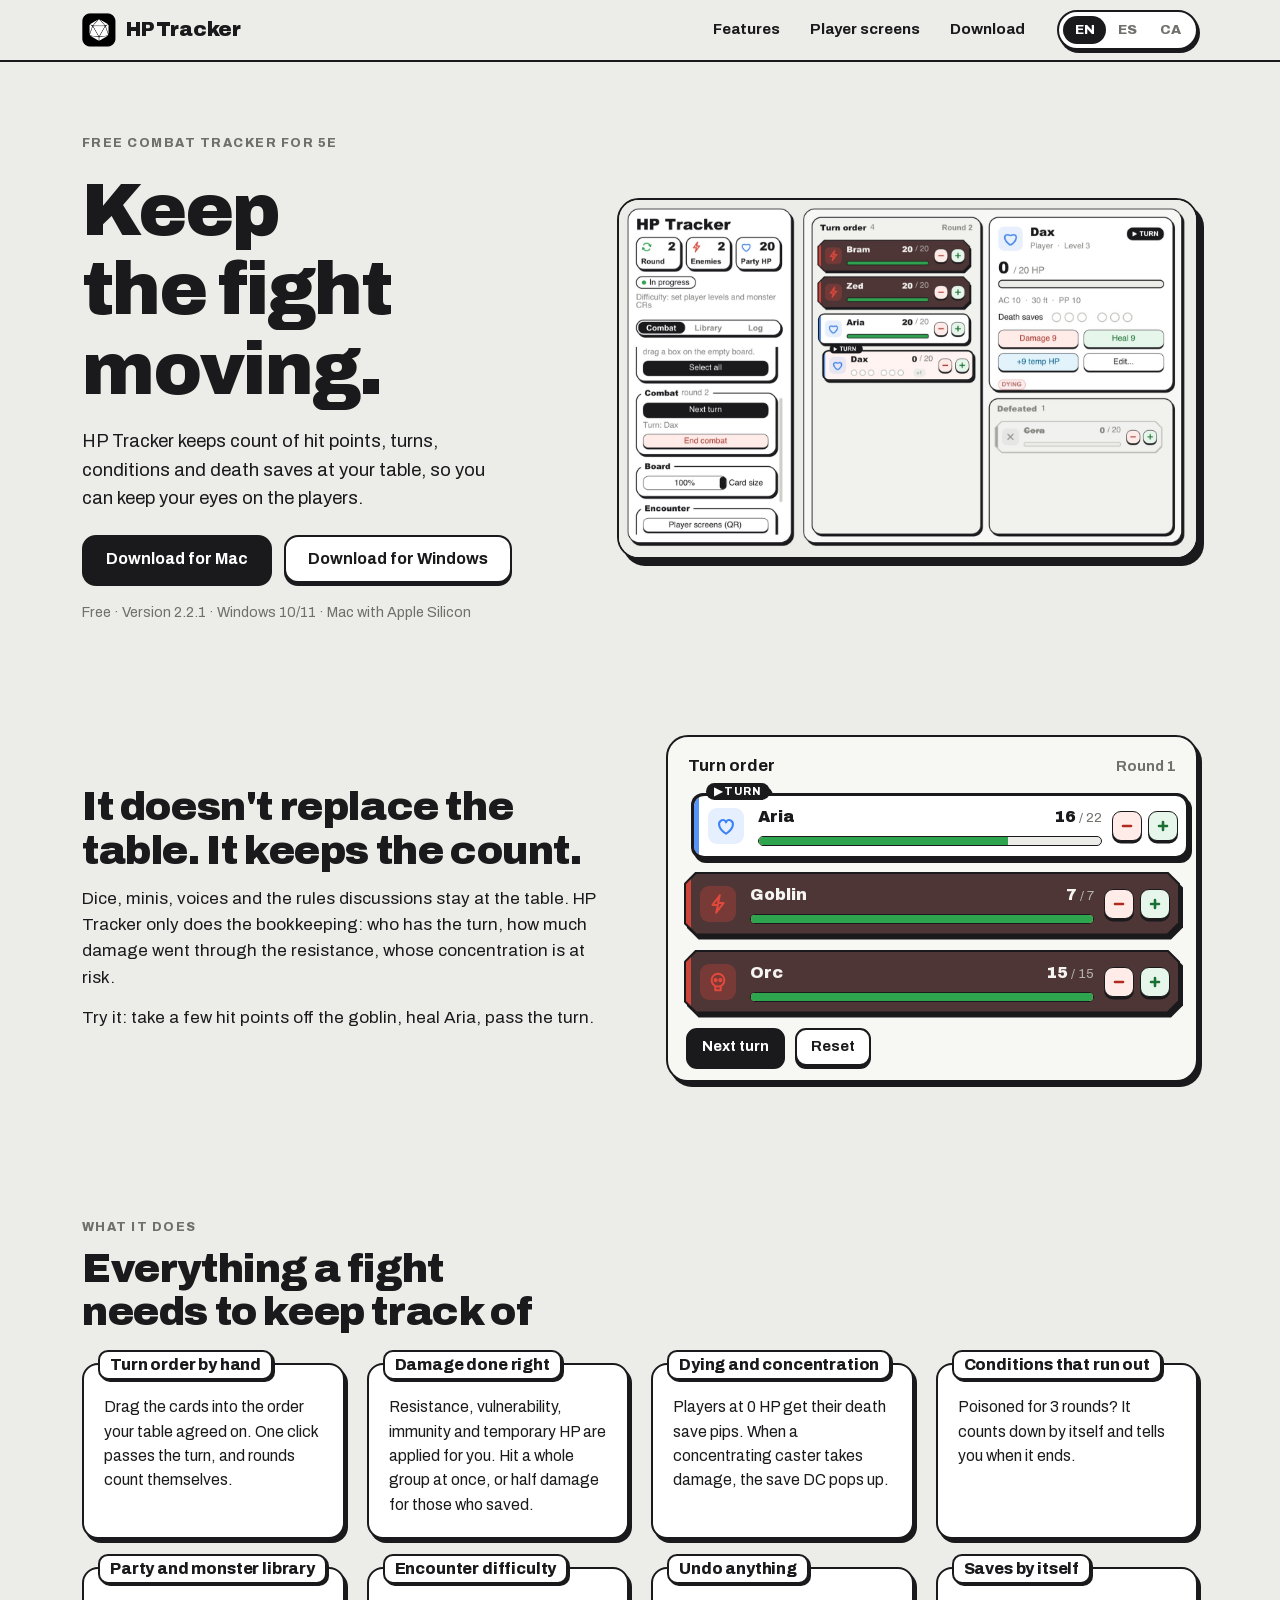
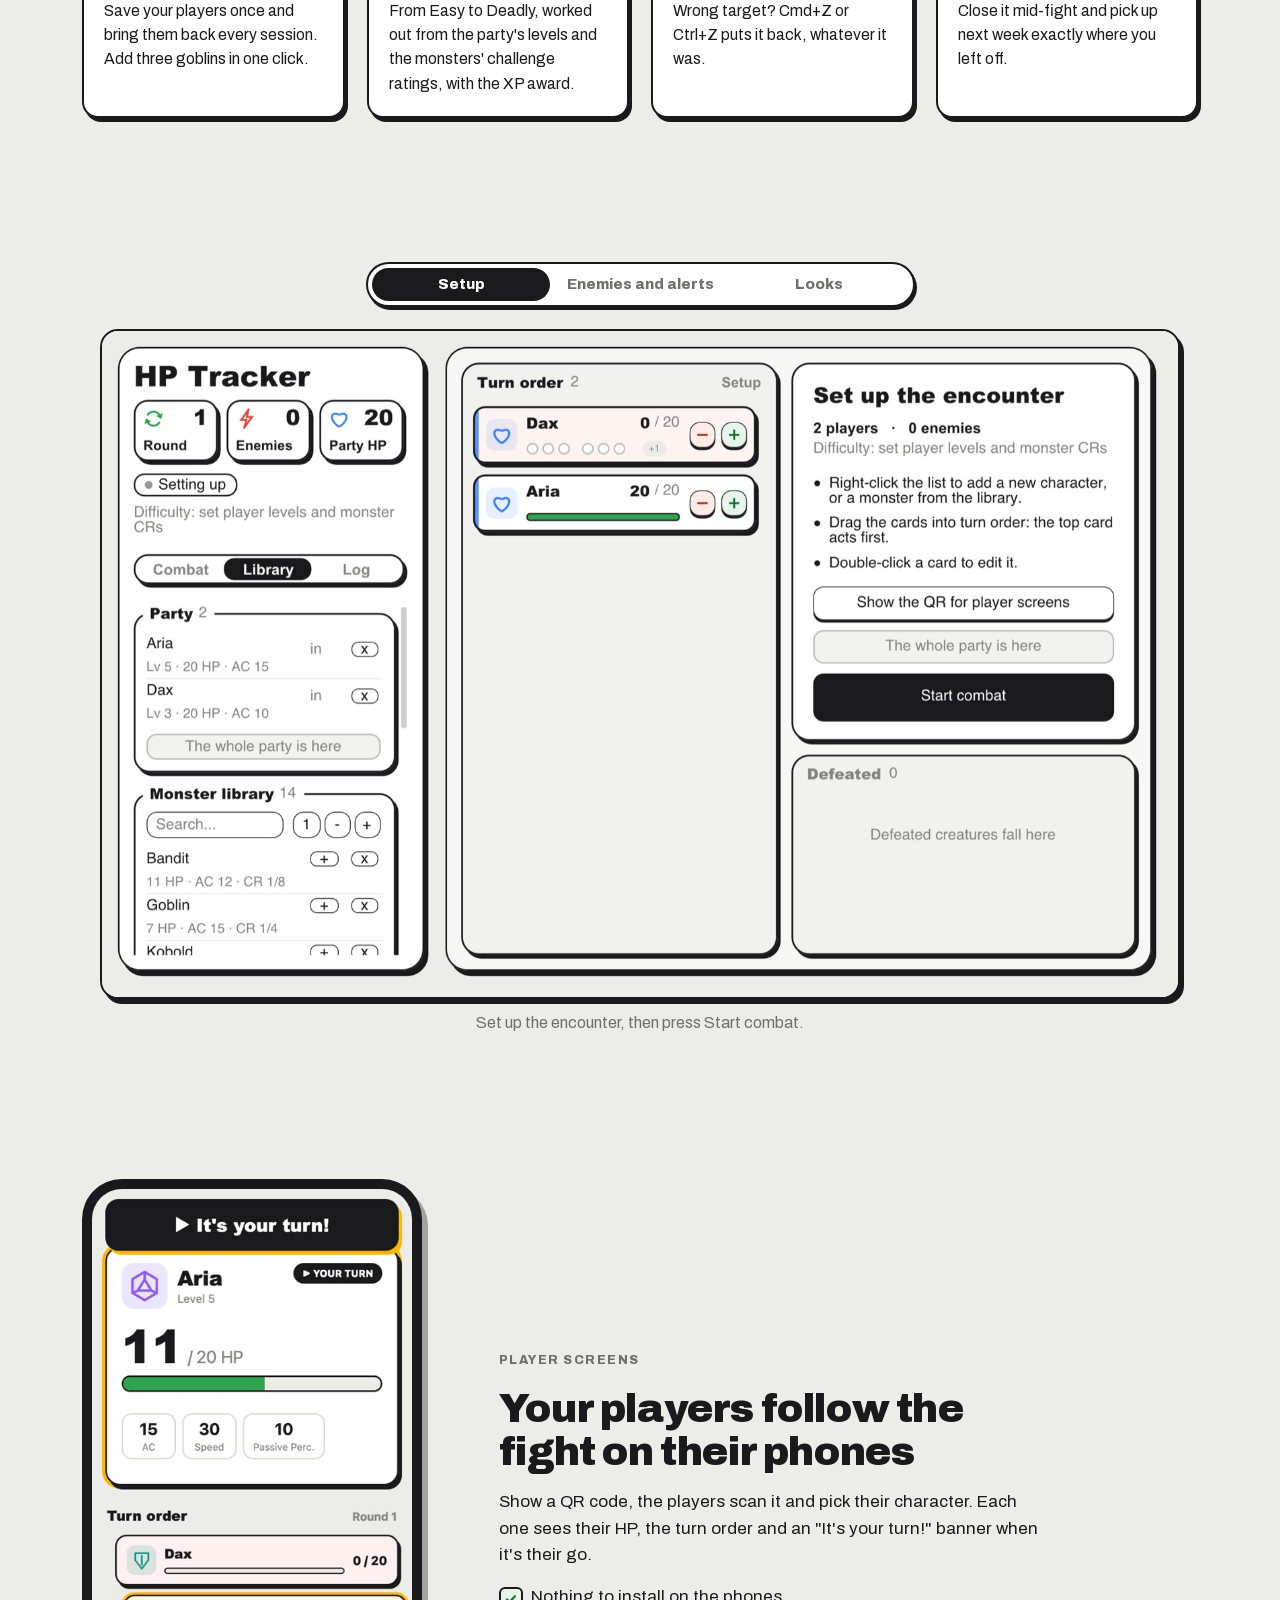
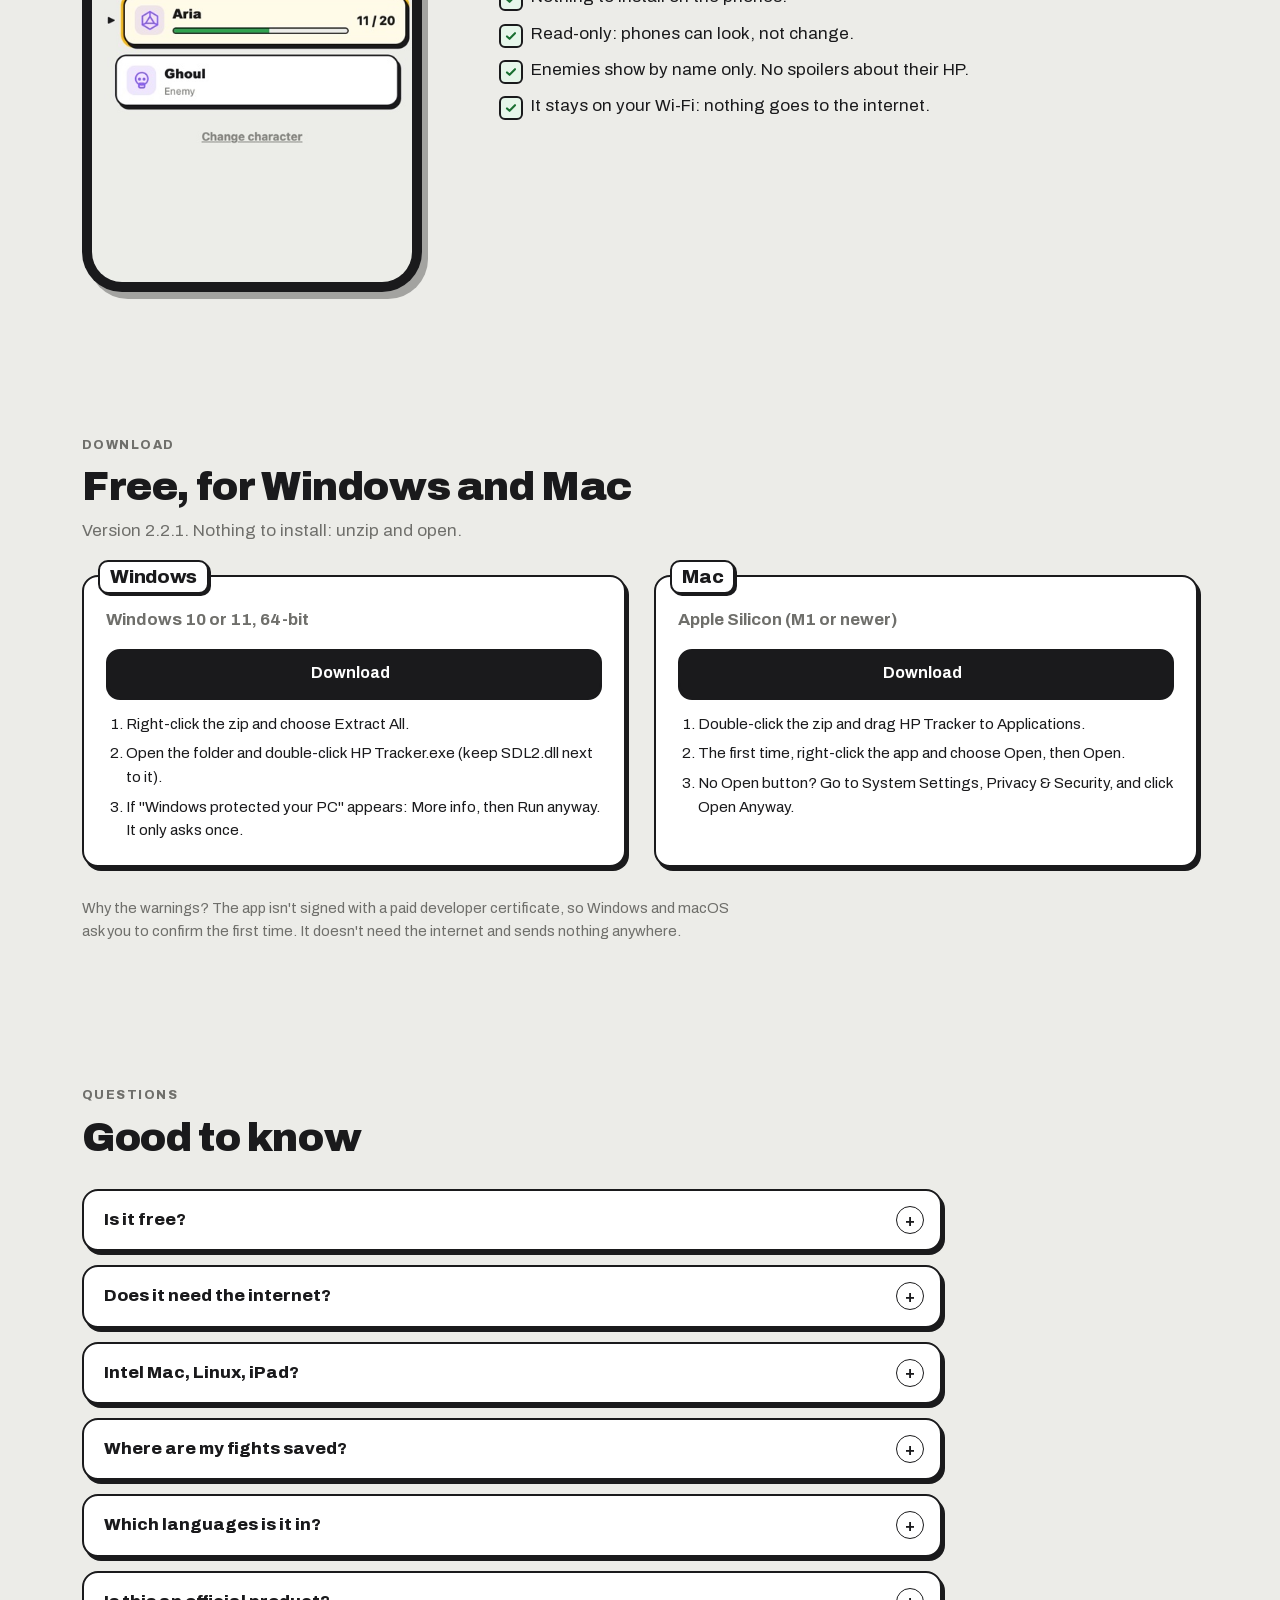
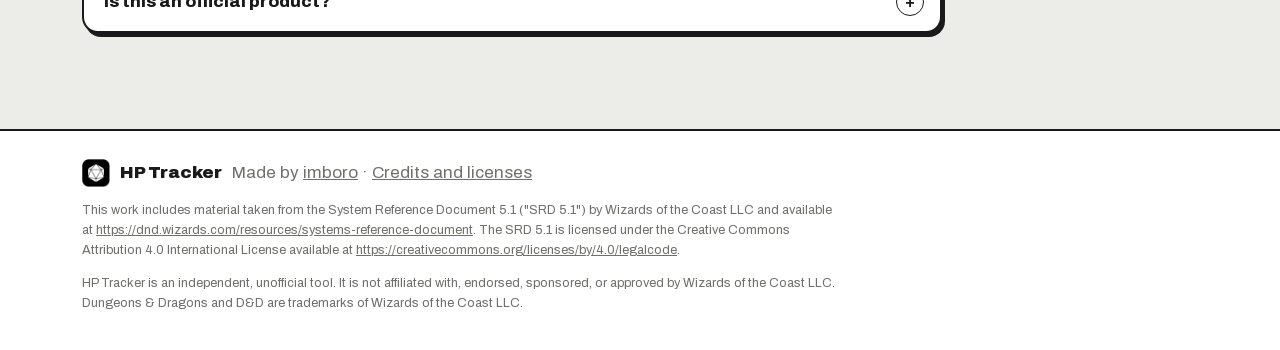
<file: website/index.html>
<!doctype html>
<html lang="en">
<head>
<meta charset="utf-8">
<meta name="viewport" content="width=device-width, initial-scale=1, viewport-fit=cover">
<title>HP Tracker</title>
<meta name="description" content="A free combat tracker for 5e game masters: hit points, turn order, conditions, death saves and player screens on your phones. For Windows and Mac.">
<meta property="og:title" content="HP Tracker">
<meta property="og:description" content="A free combat tracker for 5e game masters, for Windows and Mac.">
<meta property="og:image" content="assets/img/combat.jpg">
<meta name="theme-color" content="#ecece8">
<link rel="icon" type="image/png" href="assets/favicon.png">
<link rel="preload" href="assets/fonts/archivo-latin.woff2" as="font" type="font/woff2" crossorigin>
<link rel="stylesheet" href="assets/style.css">
</head>
<body>

<header class="topbar">
  <div class="topbar-in">
    <a class="brand" href="#top" aria-label="HP Tracker home">
      <img src="assets/icon.png" alt="" width="34" height="34">
      <span>HP Tracker</span>
    </a>
    <nav class="nav" aria-label="Sections">
      <a href="#features" data-i18n="nav.features">Features</a>
      <a href="#phones" data-i18n="nav.phones">Player screens</a>
      <a href="#download" data-i18n="nav.download">Download</a>
    </nav>
    <div class="seg seg-3 seg-lang" role="group" aria-label="Language" id="lang">
      <span class="seg-pill" aria-hidden="true"></span>
      <button type="button" data-lang="en" aria-pressed="true" title="English">EN</button>
      <button type="button" data-lang="es" aria-pressed="false" title="Español">ES</button>
      <button type="button" data-lang="ca" aria-pressed="false" title="Català">CA</button>
    </div>
  </div>
</header>

<main id="top">

  <!-- ============ Hero ============ -->
  <section class="hero wrap">
    <div class="hero-copy">
      <p class="eyebrow" data-i18n="hero.eyebrow">Free combat tracker for 5e</p>
      <h1 data-i18n="hero.title">Keep the fight moving.</h1>
      <p class="lead" data-i18n="hero.lead">HP Tracker keeps count of hit points, turns, conditions and death saves at your table, so you can keep your eyes on the players.</p>
      <div class="cta">
        <a class="btn btn-ink" id="ctaMain" href="#download" data-dl="mac"><span class="os-label" data-i18n="dl.mac">Download for Mac</span></a>
        <a class="btn" id="ctaAlt" href="#download" data-dl="win"><span class="os-label" data-i18n="dl.win">Download for Windows</span></a>
      </div>
      <p class="meta"><span data-i18n="hero.free">Free</span> · <span data-i18n="hero.version">Version</span> <span class="js-version">2.2.1</span> · Windows 10/11 · <span data-i18n="hero.macreq">Mac with Apple Silicon</span></p>
    </div>
    <figure class="shot shot-hero">
      <img src="assets/img/combat.jpg" width="1600" height="990" alt="HP Tracker in combat: the sidebar, the turn order with players and dark enemy cards, the spotlight on the player whose turn it is, and the Defeated column." data-i18n-alt="alt.combat">
    </figure>
  </section>

  <!-- ============ Statement + demo ============ -->
  <section class="statement wrap">
    <div class="statement-copy">
      <h2 data-i18n="st.title">It doesn't replace the table. It keeps the count.</h2>
      <p data-i18n="st.p1">Dice, minis, voices and the rules discussions stay at the table. HP Tracker only does the bookkeeping: who has the turn, how much damage went through the resistance, whose concentration is at risk.</p>
      <p data-i18n="st.p2">Try it: take a few hit points off the goblin, heal Aria, pass the turn.</p>
    </div>
    <div class="demo panel" aria-label="Interactive example of the turn order" data-i18n-aria="demo.aria">
      <div class="demo-head"><strong data-i18n="demo.turnorder">Turn order</strong><span class="muted"><span data-i18n="demo.round">Round</span> <span id="demoRound">1</span></span></div>
      <div class="demo-list" id="demoList"></div>
      <div class="demo-foot">
        <button class="btn btn-ink btn-sm" type="button" id="demoNext" data-i18n="demo.next">Next turn</button>
        <button class="btn btn-sm" type="button" id="demoReset" data-i18n="demo.reset">Reset</button>
      </div>
    </div>
  </section>

  <!-- ============ Features ============ -->
  <section class="wrap section" id="features">
    <div class="section-head">
      <p class="eyebrow" data-i18n="ft.eyebrow">What it does</p>
      <h2 data-i18n="ft.title">Everything a fight needs to keep track of</h2>
    </div>
    <div class="features">
      <article class="box"><h3 class="box-title" data-i18n="f1.t">Turn order by hand</h3><p data-i18n="f1.p">Drag the cards into the order your table agreed on. One click passes the turn, and rounds count themselves.</p></article>
      <article class="box"><h3 class="box-title" data-i18n="f2.t">Damage done right</h3><p data-i18n="f2.p">Resistance, vulnerability, immunity and temporary HP are applied for you. Hit a whole group at once, or half damage for those who saved.</p></article>
      <article class="box"><h3 class="box-title" data-i18n="f3.t">Dying and concentration</h3><p data-i18n="f3.p">Players at 0 HP get their death save pips. When a concentrating caster takes damage, the save DC pops up.</p></article>
      <article class="box"><h3 class="box-title" data-i18n="f4.t">Conditions that run out</h3><p data-i18n="f4.p">Poisoned for 3 rounds? It counts down by itself and tells you when it ends.</p></article>
      <article class="box"><h3 class="box-title" data-i18n="f5.t">Party and monster library</h3><p data-i18n="f5.p">Save your players once and bring them back every session. Add three goblins in one click.</p></article>
      <article class="box"><h3 class="box-title" data-i18n="f6.t">Encounter difficulty</h3><p data-i18n="f6.p">From Easy to Deadly, worked out from the party's levels and the monsters' challenge ratings, with the XP award.</p></article>
      <article class="box"><h3 class="box-title" data-i18n="f7.t">Undo anything</h3><p data-i18n="f7.p">Wrong target? Cmd+Z or Ctrl+Z puts it back, whatever it was.</p></article>
      <article class="box"><h3 class="box-title" data-i18n="f8.t">Saves by itself</h3><p data-i18n="f8.p">Close it mid-fight and pick up next week exactly where you left off.</p></article>
    </div>
  </section>

  <!-- ============ Gallery ============ -->
  <section class="wrap section" id="tour">
    <div class="tour">
      <div class="seg seg-3" role="tablist" aria-label="Screens" data-i18n-aria="tour.aria" id="tourTabs">
        <span class="seg-pill" aria-hidden="true"></span>
        <button type="button" role="tab" aria-selected="true" aria-controls="tourShot" data-shot="0" data-i18n="tab.setup">Setup</button>
        <button type="button" role="tab" aria-selected="false" aria-controls="tourShot" data-shot="1" data-i18n="tab.alerts">Enemies and alerts</button>
        <button type="button" role="tab" aria-selected="false" aria-controls="tourShot" data-shot="2" data-i18n="tab.looks">Looks</button>
      </div>
      <figure class="shot" id="tourShot" role="tabpanel">
        <img src="assets/img/setup.jpg" width="1600" height="990" loading="lazy" alt="The setup screen: the party in the turn order and the Start combat button." data-i18n-alt="alt.setup" data-shot-img="0">
        <img src="assets/img/alerts.jpg" width="1600" height="990" loading="lazy" alt="An enemy in the spotlight, with alerts for a concentration save and a failed death save." data-i18n-alt="alt.alerts" data-shot-img="1" hidden>
        <img src="assets/img/looks.jpg" width="1600" height="990" loading="lazy" alt="Picking a color and an icon for a character." data-i18n-alt="alt.looks" data-shot-img="2" hidden>
        <figcaption>
          <span data-i18n="cap.setup" data-shot-cap="0">Set up the encounter, then press Start combat.</span>
          <span data-i18n="cap.alerts" data-shot-cap="1" hidden>Enemies are dark cards. Alerts tell you what the rules ask for: concentration saves, failed death saves.</span>
          <span data-i18n="cap.looks" data-shot-cap="2" hidden>A color and an icon for every character.</span>
        </figcaption>
      </figure>
    </div>
  </section>

  <!-- ============ Phones ============ -->
  <section class="wrap section phones" id="phones">
    <figure class="phone">
      <img src="assets/img/phone.jpg" width="416" height="900" loading="lazy" alt="A player's phone: Aria's HP, the turn order and the It's your turn banner." data-i18n-alt="alt.phone">
    </figure>
    <div class="phones-copy">
      <p class="eyebrow" data-i18n="ph.eyebrow">Player screens</p>
      <h2 data-i18n="ph.title">Your players follow the fight on their phones</h2>
      <p data-i18n="ph.p">Show a QR code, the players scan it and pick their character. Each one sees their HP, the turn order and an "It's your turn!" banner when it's their go.</p>
      <ul class="ticks">
        <li data-i18n="ph.l1">Nothing to install on the phones.</li>
        <li data-i18n="ph.l2">Read-only: phones can look, not change.</li>
        <li data-i18n="ph.l3">Enemies show by name only. No spoilers about their HP.</li>
        <li data-i18n="ph.l4">It stays on your Wi-Fi: nothing goes to the internet.</li>
      </ul>
    </div>
  </section>

  <!-- ============ Download ============ -->
  <section class="wrap section" id="download">
    <div class="section-head">
      <p class="eyebrow" data-i18n="dl.eyebrow">Download</p>
      <h2 data-i18n="dl.title">Free, for Windows and Mac</h2>
      <p class="muted"><span data-i18n="hero.version">Version</span> <span class="js-version">2.2.1</span><span class="js-date"></span>. <span data-i18n="dl.noinstall">Nothing to install: unzip and open.</span></p>
    </div>
    <div class="downloads">
      <article class="box dl-card" id="dlWin">
        <h3 class="box-title">Windows</h3>
        <p class="req" data-i18n="dl.winreq">Windows 10 or 11, 64-bit</p>
        <a class="btn btn-ink btn-wide" data-dl="win" href="https://github.com/imboro/hp-tracker/releases/latest/download/HP-Tracker-Windows.zip"><span data-i18n="dl.get">Download</span> <span class="size js-size-win"></span></a>
        <ol class="steps">
          <li data-i18n="dl.w1">Right-click the zip and choose Extract All.</li>
          <li data-i18n="dl.w2">Open the folder and double-click HP Tracker.exe (keep SDL2.dll next to it).</li>
          <li data-i18n="dl.w3">If "Windows protected your PC" appears: More info, then Run anyway. It only asks once.</li>
        </ol>
      </article>
      <article class="box dl-card" id="dlMac">
        <h3 class="box-title">Mac</h3>
        <p class="req" data-i18n="dl.macreq">Apple Silicon (M1 or newer)</p>
        <a class="btn btn-ink btn-wide" data-dl="mac" href="https://github.com/imboro/hp-tracker/releases/latest/download/HP-Tracker-Mac.zip"><span data-i18n="dl.get">Download</span> <span class="size js-size-mac"></span></a>
        <ol class="steps">
          <li data-i18n="dl.m1">Double-click the zip and drag HP Tracker to Applications.</li>
          <li data-i18n="dl.m2">The first time, right-click the app and choose Open, then Open.</li>
          <li data-i18n="dl.m3">No Open button? Go to System Settings, Privacy &amp; Security, and click Open Anyway.</li>
        </ol>
      </article>
    </div>
    <p class="note" data-i18n="dl.why">Why the warnings? The app isn't signed with a paid developer certificate, so Windows and macOS ask you to confirm the first time. It doesn't need the internet and sends nothing anywhere.</p>
  </section>

  <!-- ============ FAQ ============ -->
  <section class="wrap section" id="faq">
    <div class="section-head">
      <p class="eyebrow" data-i18n="faq.eyebrow">Questions</p>
      <h2 data-i18n="faq.title">Good to know</h2>
    </div>
    <div class="faq">
      <details class="box"><summary data-i18n="q1.q">Is it free?</summary><p data-i18n="q1.a">Yes. No account, no ads, no subscription.</p></details>
      <details class="box"><summary data-i18n="q2.q">Does it need the internet?</summary><p data-i18n="q2.a">No. The player screens only need the phones on the same Wi-Fi as the computer.</p></details>
      <details class="box"><summary data-i18n="q3.q">Intel Mac, Linux, iPad?</summary><p data-i18n="q3.a">Not yet. Today it runs on Windows 10/11 and on Macs with Apple Silicon. Phones and tablets can follow the fight through the player screens.</p></details>
      <details class="box"><summary data-i18n="q4.q">Where are my fights saved?</summary><p data-i18n="q4.a">On your computer only. Windows: %APPDATA%\HotelWorkshop\HPTracker. Mac: ~/Library/Application Support/HotelWorkshop/HPTracker. Updating the app keeps them.</p></details>
      <details class="box"><summary data-i18n="q6.q">Which languages is it in?</summary><p data-i18n="q6.a">English, Spanish and Catalan. Switch with EN · ES · CA at the top of the app's sidebar; the players' phones follow the same language.</p></details>
      <details class="box"><summary data-i18n="q5.q">Is this an official product?</summary><p data-i18n="q5.a">No. HP Tracker is an independent fan-made tool for games using the fifth edition rules. It is not affiliated with or endorsed by Wizards of the Coast.</p></details>
    </div>
  </section>

</main>

<footer class="footer">
  <div class="wrap footer-in">
    <div class="footer-brand">
      <img src="assets/icon.png" alt="" width="28" height="28">
      <strong>HP Tracker</strong>
      <span class="muted"><span data-i18n="ft.made">Made by</span> <a href="https://github.com/imboro">imboro</a> · <a href="https://github.com/imboro/hp-tracker/blob/main/CREDITS.txt" data-i18n="ft.credits">Credits and licenses</a></span>
    </div>
    <p class="legal">This work includes material taken from the System Reference Document 5.1 ("SRD 5.1") by Wizards of the Coast LLC and available at <a href="https://dnd.wizards.com/resources/systems-reference-document">https://dnd.wizards.com/resources/systems-reference-document</a>. The SRD 5.1 is licensed under the Creative Commons Attribution 4.0 International License available at <a href="https://creativecommons.org/licenses/by/4.0/legalcode">https://creativecommons.org/licenses/by/4.0/legalcode</a>.</p>
    <p class="legal">HP Tracker is an independent, unofficial tool. It is not affiliated with, endorsed, sponsored, or approved by Wizards of the Coast LLC. Dungeons &amp; Dragons and D&amp;D are trademarks of Wizards of the Coast LLC.</p>
  </div>
</footer>

<script src="assets/site.js"></script>
</body>
</html>
</file>
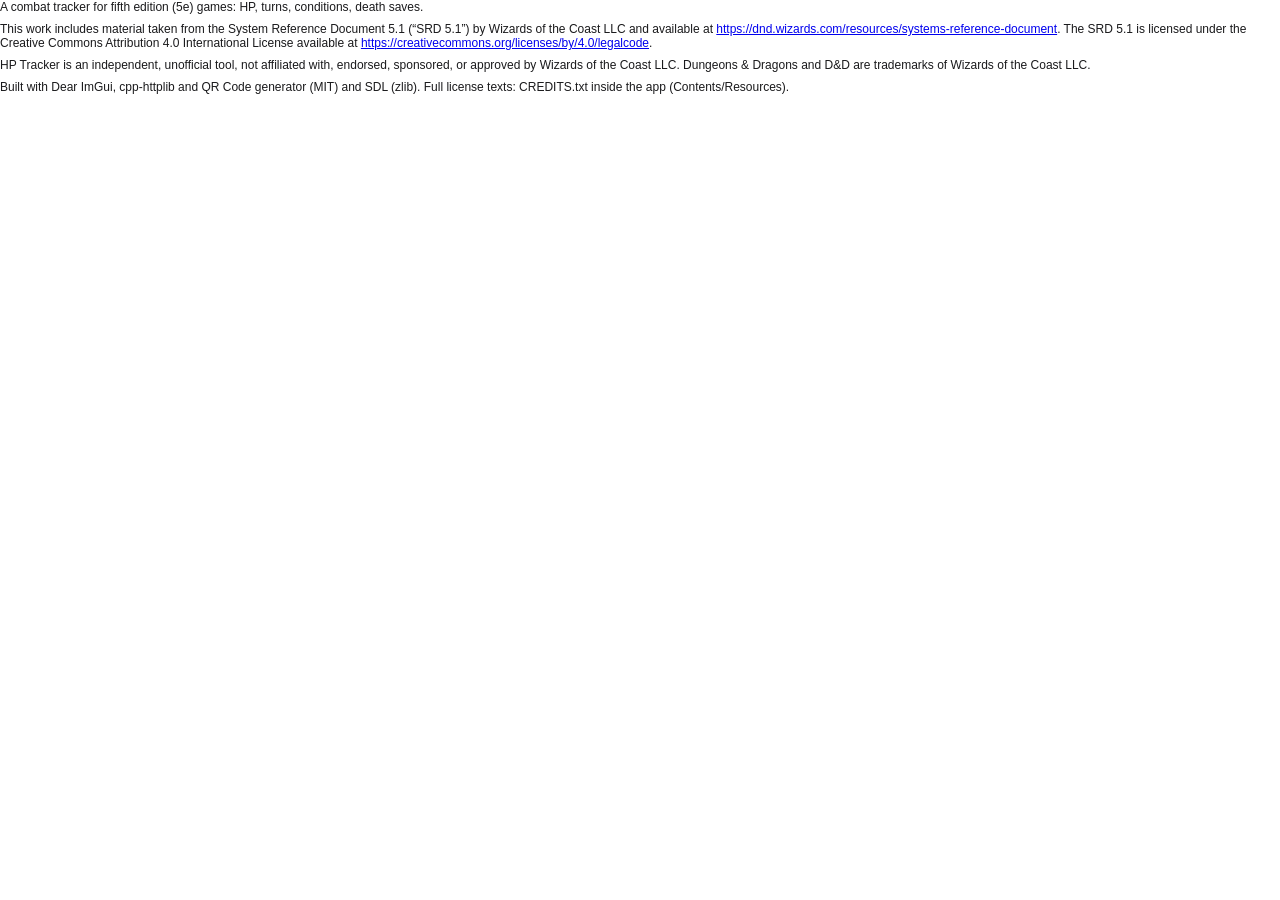
<file: legal/Credits.html>
<!doctype html><html><head><meta charset="utf-8"><style>
body{font:12px -apple-system,Helvetica,Arial,sans-serif;margin:0;color:#1a1a1c}
p{margin:0 0 8px}
@media (prefers-color-scheme: dark){body{color:#e9e9e5}a{color:#6aa2ff}}
</style></head><body>
<p>A combat tracker for fifth edition (5e) games: HP, turns, conditions, death saves.</p>
<p>This work includes material taken from the System Reference Document 5.1 (&ldquo;SRD 5.1&rdquo;) by Wizards of the Coast LLC and available at <a href="https://dnd.wizards.com/resources/systems-reference-document">https://dnd.wizards.com/resources/systems-reference-document</a>. The SRD 5.1 is licensed under the Creative Commons Attribution 4.0 International License available at <a href="https://creativecommons.org/licenses/by/4.0/legalcode">https://creativecommons.org/licenses/by/4.0/legalcode</a>.</p>
<p>HP Tracker is an independent, unofficial tool, not affiliated with, endorsed, sponsored, or approved by Wizards of the Coast LLC. Dungeons &amp; Dragons and D&amp;D are trademarks of Wizards of the Coast LLC.</p>
<p>Built with Dear ImGui, cpp-httplib and QR Code generator (MIT) and SDL (zlib). Full license texts: CREDITS.txt inside the app (Contents/Resources).</p>
</body></html>
</file>
<file: website/assets/style.css>
/* HP Tracker website: the app's own look. White panels with ink outlines and hard
   offset shadows on a warm light gray; heavy titles; color only for meaning
   (party blue, damage red, healing green); enemies are dark cards with cut corners.
   Deliberately a single light theme, like the app. */

@font-face {
  font-family: "Archivo";
  src: url("fonts/archivo-latin.woff2") format("woff2");
  font-weight: 400 900;
  font-style: normal;
  font-display: swap;
}

:root {
  color-scheme: light;
  --bg: #ecece8;
  --board: #f7f7f4;
  --panel: #ffffff;
  --raised-hi: #f4f4f1;
  --track: #ececE8;
  --border: #e4e4df;
  --border-hi: #bebeb8;
  --ink: #1a1a1c;
  --muted: #6f6f6b;
  --blue: #3b82f6;
  --red: #e2483c;
  --green: #2ea44f;
  --amber: #e69614;
  --select: #fab800;
  --enemy: #4e3536;
  --heavy: "Archivo", "Arial Black", "Helvetica Neue", Arial, sans-serif;
  --body: "Archivo", "Helvetica Neue", Helvetica, Arial, sans-serif;
  --r-panel: 22px;
  --r-box: 16px;
  --shadow: 4px 5px 0 var(--ink);
  --gutter: clamp(16px, 4vw, 32px);
}

* { box-sizing: border-box; }
/* Backgrounds stay inside borders: otherwise Chrome lets a white fill bleed through the
   antialiased curve of a dark rounded border (light specks at the corners). */
.panel, .box, .btn, .seg, .card .mini, .ticks li::before, .faq summary::after, .shot img { background-clip: padding-box; }
html { scroll-behavior: smooth; scroll-padding-top: 84px; }
@media (prefers-reduced-motion: reduce) { html { scroll-behavior: auto; } *, *::before, *::after { transition: none !important; animation: none !important; } }
body { margin: 0; background: var(--bg); color: var(--ink); font-family: var(--body); font-size: 17px; line-height: 1.55; -webkit-font-smoothing: antialiased; }
img { max-width: 100%; height: auto; display: block; }
[hidden] { display: none !important; }
a { color: inherit; }
h1, h2, h3 { font-family: var(--heavy); font-weight: 900; line-height: 1.08; margin: 0; text-wrap: balance; letter-spacing: -0.01em; }
h1 { font-size: clamp(2.5rem, 6.4vw, 4.6rem); letter-spacing: -0.025em; }
h2 { font-size: clamp(1.7rem, 3.6vw, 2.5rem); }
h3 { font-size: 1.08rem; font-weight: 800; }
p { margin: 0; }
.muted { color: var(--muted); }
.eyebrow { font-weight: 800; font-size: 0.78rem; letter-spacing: 0.12em; text-transform: uppercase; color: var(--muted); }
.wrap { max-width: 1180px; margin: 0 auto; padding-inline: var(--gutter); }
:focus-visible { outline: 3px solid var(--blue); outline-offset: 3px; border-radius: 6px; }

/* ---- Panels, boxes, buttons (inkBox, beginSection, flatButton) ---- */
.panel { background: var(--panel); border: 2px solid var(--ink); border-radius: var(--r-panel); box-shadow: var(--shadow); }
.box { position: relative; background: var(--panel); border: 2px solid var(--ink); border-radius: var(--r-box); box-shadow: 3px 4px 0 var(--ink); padding: 30px 20px 20px; }
/* The heavy title sits in a gap of the box's top edge, like the app's sections. */
/* The heavy title is a small label of its own (white, ink outline, hard shadow), sitting
   on the box's top edge, like the app's TURN tab: nothing shows through it. */
.box-title { position: absolute; top: 0; left: 14px; max-width: calc(100% - 28px); transform: translateY(-50%);
  background: var(--panel); background-clip: padding-box; border: 2px solid var(--ink); border-radius: 10px;
  box-shadow: 2px 2px 0 var(--ink); padding: 3px 10px 4px; font-size: 1rem; line-height: 1.2;
  white-space: nowrap; overflow: hidden; text-overflow: ellipsis; }

.btn { display: inline-flex; align-items: center; justify-content: center; gap: 8px; min-height: 48px; padding: 10px 22px; border: 2px solid var(--ink); border-radius: 14px; background: var(--panel); color: var(--ink); font: 700 1rem/1.2 var(--body); text-decoration: none; cursor: pointer; box-shadow: 0 3px 0 var(--ink); transition: transform 0.08s, box-shadow 0.08s, background 0.15s; }
.btn:hover { background: var(--raised-hi); }
.btn:active { transform: translateY(3px); box-shadow: 0 0 0 var(--ink); }
.btn-ink { background: var(--ink); color: #fff; }
.btn-ink:hover { background: #3a3a3e; }
.btn-sm { min-height: 38px; padding: 6px 14px; font-size: 0.9rem; border-radius: 11px; }
.btn-wide { width: 100%; }
.btn .size { font-weight: 400; opacity: 0.75; }

/* ---- Top bar ---- */
.topbar { position: sticky; top: 0; z-index: 10; background: var(--bg); border-bottom: 2px solid var(--ink); padding-top: env(safe-area-inset-top, 0px); }
.topbar-in { max-width: 1180px; margin: 0 auto; padding: 10px var(--gutter); display: flex; align-items: center; gap: 20px; }
.brand { display: flex; align-items: center; gap: 10px; text-decoration: none; font-family: var(--heavy); font-weight: 900; font-size: 1.25rem; letter-spacing: -0.01em; }
.nav { display: flex; gap: 6px; margin-left: auto; }
.nav a { text-decoration: none; font-weight: 700; font-size: 0.95rem; padding: 6px 12px; border-radius: 999px; }
.nav a:hover { background: var(--panel); box-shadow: inset 0 0 0 1.5px var(--ink); }
@media (max-width: 720px) { .nav { display: none; } .seg { margin-left: auto; } }

/* Segmented control with a sliding ink pill (the app's sidebar tabs). */
.seg { position: relative; display: inline-grid; grid-auto-flow: column; grid-auto-columns: 1fr; padding: 4px; border: 2px solid var(--ink); border-radius: 999px; background: var(--panel); box-shadow: 2px 3px 0 var(--ink); }
/* overflow: hidden keeps everything inside the pill shape: Safari's own button
   backgrounds and focus rings are square and would poke out at the round ends. */
.seg { overflow: hidden; isolation: isolate; }
.seg button { position: relative; z-index: 1; border: 0; background: transparent; -webkit-appearance: none; appearance: none;
  -webkit-tap-highlight-color: transparent; font: 800 0.85rem/1 var(--body); padding: 7px 12px; color: var(--muted);
  cursor: pointer; border-radius: 999px; transition: color 0.2s; }
.seg button:focus { outline: none; }
.seg button:focus-visible { outline: 2px solid var(--blue); outline-offset: -3px; border-radius: 999px; }
.seg button[aria-pressed="true"] { color: #fff; }
.seg-pill { position: absolute; top: 4px; bottom: 4px; left: 4px; width: calc((100% - 8px) / 2); border-radius: 999px; background: var(--ink); transition: transform 0.25s cubic-bezier(.2,.8,.2,1); }

/* ---- Hero ---- */
.hero { display: grid; grid-template-columns: minmax(0, 1fr) minmax(0, 1.2fr); gap: clamp(28px, 4vw, 56px); align-items: center; padding-block: clamp(36px, 6vw, 72px) clamp(28px, 4vw, 48px); }
@media (max-width: 900px) { .hero { grid-template-columns: 1fr; } }
.hero-copy { display: grid; gap: 18px; align-content: start; min-width: 0; }
.lead { font-size: 1.15rem; max-width: 38ch; }
.cta { display: flex; flex-wrap: wrap; gap: 12px; margin-top: 4px; }
.meta { font-size: 0.9rem; color: var(--muted); }
.shot { margin: 0; display: grid; gap: 12px; min-width: 0; }
.shot img { border: 2px solid var(--ink); border-radius: 18px; box-shadow: var(--shadow); background: var(--bg); }
.shot-hero img { border-radius: 22px; box-shadow: 6px 7px 0 var(--ink); }
.shot figcaption { font-size: 0.92rem; color: var(--muted); padding-inline: 4px; }

/* ---- Statement + mini demo ---- */
.statement { display: grid; grid-template-columns: minmax(0, 1fr) minmax(0, 1fr); gap: clamp(24px, 4vw, 56px); align-items: center; padding-block: clamp(32px, 5vw, 64px); }
@media (max-width: 860px) { .statement { grid-template-columns: 1fr; } }
.statement-copy { display: grid; gap: 14px; min-width: 0; }
.statement-copy p { max-width: 52ch; }
.demo { background: var(--board); padding: 16px 16px 14px; display: grid; gap: 14px; min-width: 0; }
.demo-head { display: flex; justify-content: space-between; align-items: baseline; padding: 0 4px; font-family: var(--heavy); }
.demo-head .muted { font-family: var(--body); font-weight: 700; font-size: 0.9rem; }
.demo-list { display: grid; gap: 14px; }
.demo-foot { display: flex; gap: 10px; padding: 0 2px; }

/* A compact card (drawToken). Layers: .card carries the hard shadow; .edge is the ink
   outline; .face is the body inset by the outline width. Enemies clip both layers to
   cut corners (clip-path on the card itself would also clip its shadow). */
.card { --accent: var(--blue); --face: var(--panel); --fg: var(--ink); --fg-muted: var(--muted); --bar-track: var(--track);
  position: relative; height: 64px; color: var(--fg); filter: drop-shadow(3px 4px 0 var(--ink));
  transition: transform 0.25s cubic-bezier(.2,.8,.2,1); }
.card .edge, .card .face { position: absolute; inset: 0; border-radius: 12px; }
.card .edge { background: var(--ink); }
.card .face { inset: 2px; border-radius: 10px; background: var(--face); overflow: hidden; transition: background 0.4s;
  display: grid; grid-template-columns: 40px minmax(0, 1fr) auto; gap: 10px; align-items: center; padding: 0 8px 0 14px; }
.card .face::before { content: ""; position: absolute; left: 0; top: 0; bottom: 0; width: 5px; background: var(--accent); opacity: 0.85; }
.card.turn { transform: translateX(8px); }
.card.turn .edge { inset: -1px; }
.card .ribbon { position: absolute; z-index: 2; left: 14px; top: -11px; display: none; align-items: center; gap: 5px; padding: 2px 9px 2px 8px; border-radius: 99px; background: var(--ink); color: #fff; font: 800 0.66rem/1.3 var(--body); letter-spacing: 0.04em; }
.card.turn .ribbon { display: inline-flex; }
.card .ico { width: 36px; height: 36px; border-radius: 9px; display: grid; place-items: center; background: color-mix(in srgb, var(--accent) 13%, transparent); }
.card .ico svg { width: 22px; height: 22px; fill: none; stroke: var(--accent); stroke-width: 2.2; stroke-linejoin: round; stroke-linecap: round; }
.card .mid { display: grid; gap: 6px; min-width: 0; }
.card .row1 { display: flex; justify-content: space-between; align-items: baseline; gap: 8px; }
.card .name { font-family: var(--heavy); font-weight: 900; font-size: 1rem; white-space: nowrap; overflow: hidden; text-overflow: ellipsis; }
.card .hp { font-family: var(--heavy); font-weight: 900; font-size: 0.98rem; white-space: nowrap; font-variant-numeric: tabular-nums; }
.card .hp small { font-family: var(--body); font-weight: 400; color: var(--fg-muted); font-size: 0.85rem; }
.card .bar { position: relative; height: 10px; border: 1.5px solid var(--ink); border-radius: 99px; background: var(--bar-track); overflow: hidden; }
.card .bar i { position: absolute; left: 0; top: 0; bottom: 0; }
.card .bar .pre { background: #ffd678; transition: width 0.45s 0.5s cubic-bezier(.6,0,.4,1); }
.card .bar .pre.heal { background: #b5f0c0; transition: width 0.18s cubic-bezier(.2,.8,.2,1); }
.card .bar .fill { transition: width 0.18s cubic-bezier(.2,.8,.2,1), background 0.3s; }
.card .bar .fill.drop { transition: width 0.45s 0.5s cubic-bezier(.6,0,.4,1), background 0.3s; }
.card .btns { display: flex; gap: 6px; }
.card .mini { width: 30px; height: 30px; border: 1.5px solid var(--ink); border-radius: 9px; box-shadow: 0 2.5px 0 var(--ink); display: grid; place-items: center; cursor: pointer; padding: 0; }
.card .mini:active { transform: translateY(2.5px); box-shadow: none; }
.card .mini svg { width: 12px; height: 12px; stroke-width: 2.6; stroke-linecap: round; }
.card .mini.dmg { background: #ffece8; } .card .mini.dmg svg { stroke: #b02a20; }
.card .mini.heal { background: #e6f6ea; } .card .mini.heal svg { stroke: #1a7032; }
.card .float { position: absolute; z-index: 3; left: 50%; top: 8px; font: 900 1.5rem/1 var(--heavy); color: var(--red); pointer-events: none; -webkit-text-stroke: 1.5px var(--ink); paint-order: stroke fill; animation: rise 0.95s ease-out forwards; }
.card .float.heal { color: var(--green); }
@keyframes rise { 0% { transform: translate(-50%, 0) scale(0.6); opacity: 1; } 12% { transform: translate(-50%, -6px) scale(1); } 60% { opacity: 1; } 100% { transform: translate(-50%, -46px); opacity: 0; } }
.card.hit .face { animation: shake 0.18s linear; }
@keyframes shake { 25% { translate: -2px 1px; } 50% { translate: 2px -1px; } 75% { translate: -1px 0; } }
/* Enemy cards: dark, tinted with their color, cut corners. */
.card.enemy { --accent: var(--red); --face: var(--enemy); --fg: #f4f4f0; --fg-muted: #b4b4ae; --bar-track: #6a5556; }
.card.enemy .edge { border-radius: 0; clip-path: polygon(12px 0, calc(100% - 12px) 0, 100% 12px, 100% calc(100% - 12px), calc(100% - 12px) 100%, 12px 100%, 0 calc(100% - 12px), 0 12px); }
.card.enemy .face { border-radius: 0; clip-path: polygon(11px 0, calc(100% - 11px) 0, 100% 11px, 100% calc(100% - 11px), calc(100% - 11px) 100%, 11px 100%, 0 calc(100% - 11px), 0 11px); }
.card.enemy .ico { background: color-mix(in srgb, var(--accent) 28%, transparent); }
.card.enemy.turn .ribbon { background: #fff; color: var(--ink); box-shadow: 0 0 0 1.5px var(--ink); }
.card.dead { --face: #f1f1ee; --fg: var(--muted); --fg-muted: var(--muted); --bar-track: var(--track); --accent: #969692; }
.card.dead .name { text-decoration: line-through; }

/* ---- Sections ---- */
.section { padding-block: clamp(36px, 6vw, 72px); display: grid; gap: 30px; }
.section-head { display: grid; gap: 10px; max-width: 760px; }
.features { display: grid; grid-template-columns: repeat(auto-fill, minmax(250px, 1fr)); gap: 28px 22px; }
.features p { font-size: 0.98rem; }
.tour { display: grid; gap: 22px; justify-items: center; }
.tour .shot { width: 100%; max-width: 1080px; }
.tour .shot img { width: 100%; }
.tour figcaption { text-align: center; font-size: 1rem; }
.seg-3 .seg-pill { width: calc((100% - 8px) / 3); }
.seg-3[data-active="1"] .seg-pill { transform: translateX(100%); }
.seg-3[data-active="2"] .seg-pill { transform: translateX(200%); }
.seg-3 button { padding: 9px 16px; font-size: 0.92rem; white-space: nowrap; }
.seg-3 button[aria-selected="true"] { color: #fff; }
.seg-lang button { padding: 7px 11px; font-size: 0.85rem; }
@media (max-width: 520px) { .seg-3 button { padding: 8px 9px; font-size: 0.8rem; } }

.phones { grid-template-columns: minmax(0, 340px) minmax(0, 1fr); align-items: center; gap: clamp(28px, 6vw, 80px); }
@media (max-width: 760px) { .phones { grid-template-columns: 1fr; } .phone { max-width: 300px; } }
.phone { margin: 0; padding: 10px; background: var(--ink); border-radius: 40px; box-shadow: 6px 7px 0 rgba(26,26,28,0.35); }
.phone img { border-radius: 30px; }
.phones-copy { display: grid; gap: 16px; min-width: 0; }
.phones-copy > p { max-width: 54ch; }
.ticks { list-style: none; margin: 0; padding: 0; display: grid; gap: 10px; }
.ticks li { position: relative; padding-left: 32px; }
.ticks li::before { content: ""; position: absolute; left: 0; top: 3px; width: 20px; height: 20px; border-radius: 6px; border: 2px solid var(--ink); background: #e6f6ea url("data:image/svg+xml,%3Csvg xmlns='http://www.w3.org/2000/svg' viewBox='0 0 20 20'%3E%3Cpath d='M5 10.5l3.2 3L15 6.5' fill='none' stroke='%231a7032' stroke-width='2.6' stroke-linecap='round' stroke-linejoin='round'/%3E%3C/svg%3E") center/16px no-repeat; }

/* ---- Download ---- */
.downloads { display: grid; grid-template-columns: repeat(2, minmax(0, 1fr)); gap: 28px; }
@media (max-width: 760px) { .downloads { grid-template-columns: 1fr; } }
.dl-card { display: grid; gap: 16px; align-content: start; padding: 30px 22px 22px; }
.dl-card .box-title { font-size: 1.2rem; }
.dl-card.suggested { box-shadow: 0 0 0 4px var(--select), 5px 6px 0 4px var(--ink); }
.req { color: var(--muted); font-weight: 700; }
.steps { margin: 0; padding-left: 1.3em; display: grid; gap: 6px; font-size: 0.95rem; }
.note { color: var(--muted); font-size: 0.92rem; max-width: 72ch; }

/* ---- FAQ ---- */
.faq { display: grid; gap: 14px; max-width: 860px; }
.faq details { padding: 0; }
.faq summary { list-style: none; cursor: pointer; padding: 16px 52px 16px 20px; font-family: var(--heavy); font-weight: 800; position: relative; }
.faq summary::-webkit-details-marker { display: none; }
.faq summary::after { content: "+"; position: absolute; right: 16px; top: 50%; translate: 0 -50%; width: 26px; height: 26px; border: 1.5px solid var(--ink); border-radius: 50%; display: grid; place-items: center; font-family: var(--body); font-weight: 700; line-height: 1; }
.faq details[open] summary::after { content: "−"; background: var(--ink); color: #fff; }
.faq details p { padding: 0 20px 18px; color: #3d3d3a; overflow-wrap: anywhere; }

/* ---- Footer ---- */
.footer { border-top: 2px solid var(--ink); background: var(--panel); margin-top: 24px; padding-bottom: env(safe-area-inset-bottom, 0px); }
.footer-in { padding-block: 28px 36px; display: grid; gap: 14px; }
.footer-brand { display: flex; flex-wrap: wrap; align-items: center; gap: 10px; }
.footer-brand strong { font-family: var(--heavy); font-weight: 900; }
.legal { font-size: 0.8rem; color: var(--muted); max-width: 95ch; overflow-wrap: anywhere; }
.footer a { color: inherit; }
</file>
